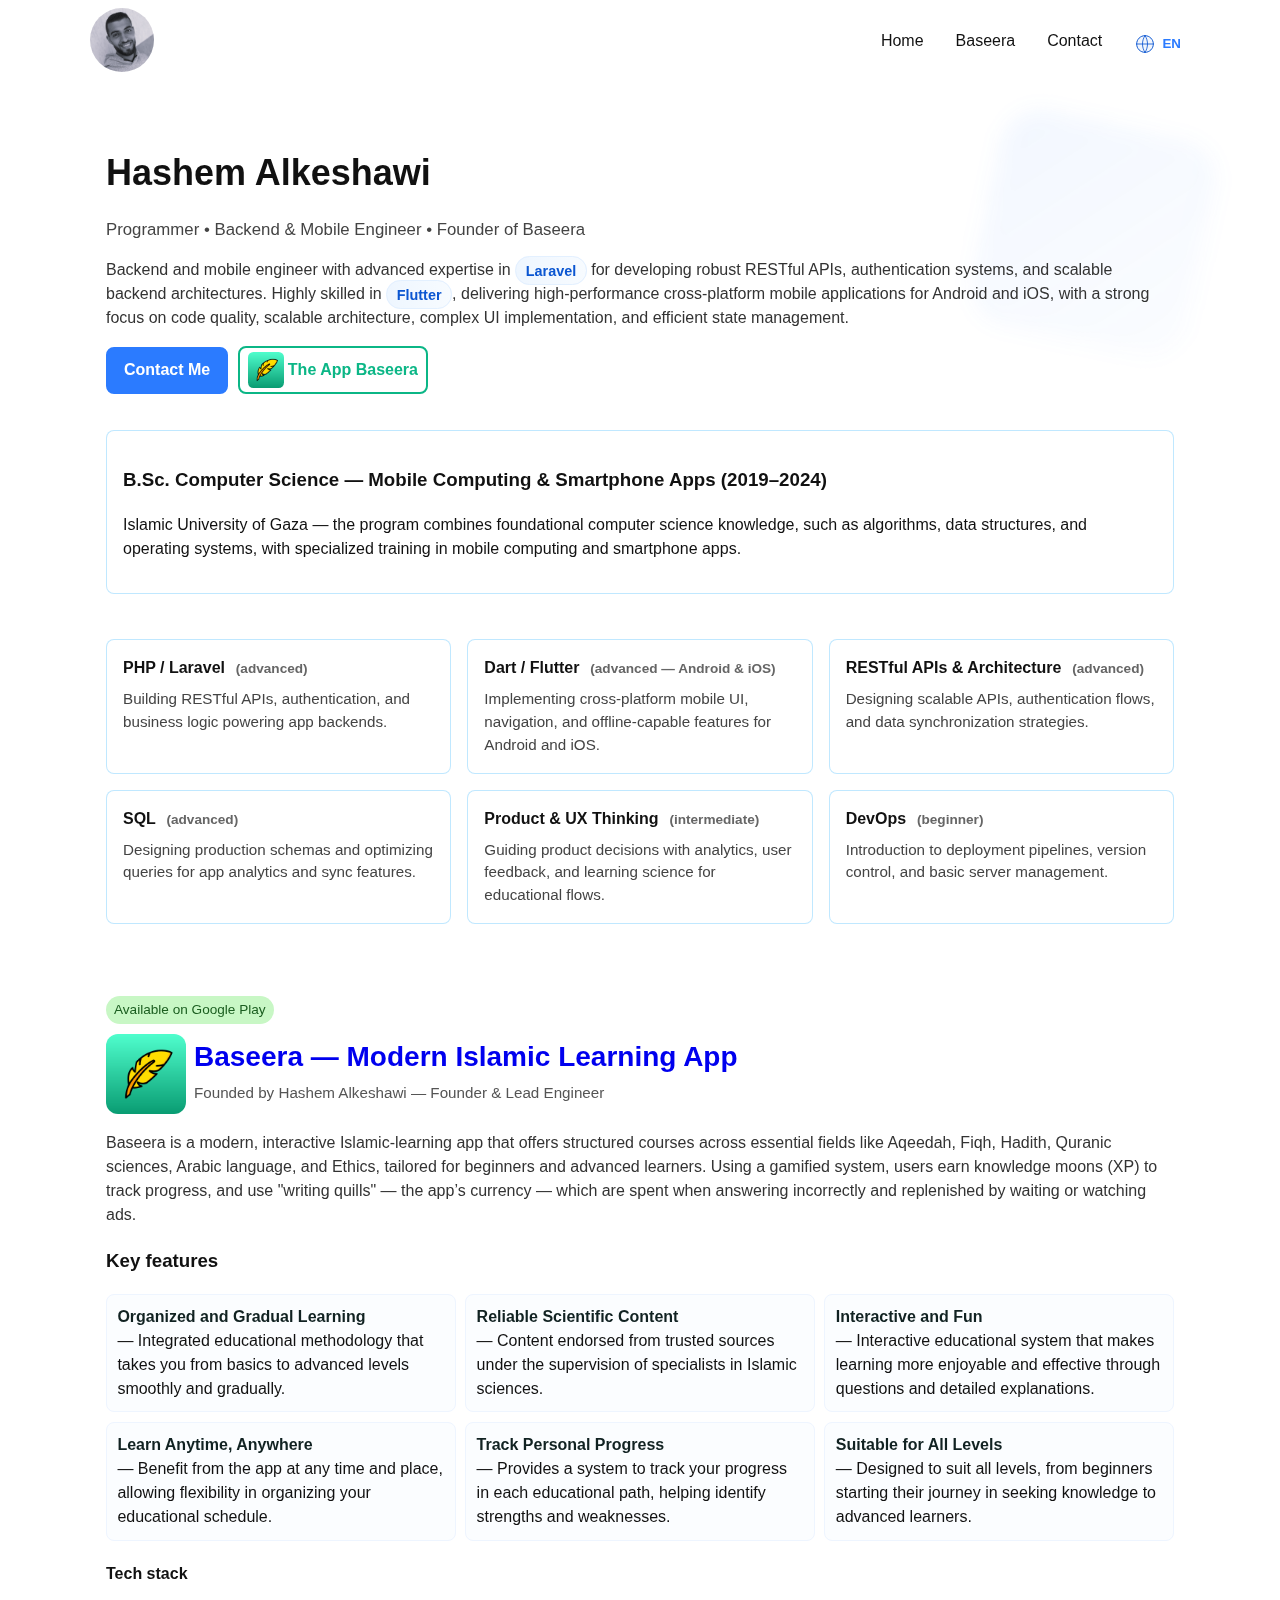
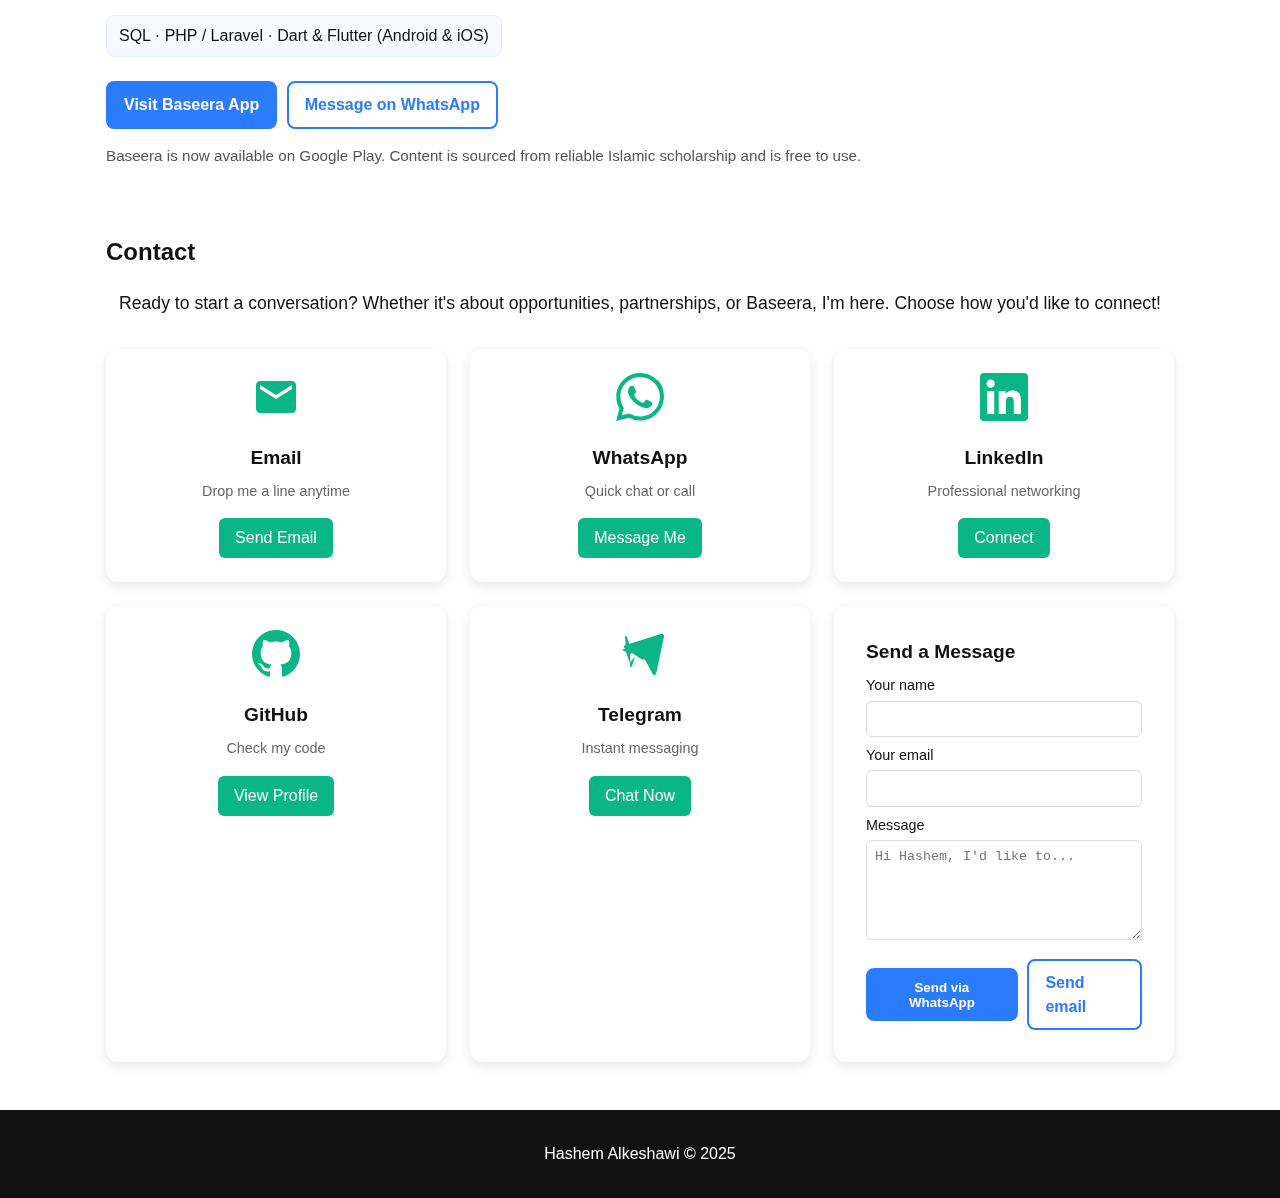
<file: index.html>
<!doctype html>
<html lang="en">
<head>
  <meta charset="utf-8">
  <meta name="viewport" content="width=device-width,initial-scale=1">
  <title>Hashem Alkeshawi — Prototype</title>
  <link rel="icon" href="resources/Icons/title_icon.png" type="image/x-icon">
  <meta name="description" content="Mobile app founder portfolio — prototype structure">
  <!-- Open Graph / Social preview -->
  <meta property="og:title" content="Hashem Alkeshawi — Programmer & Founder">
  <meta property="og:description" content="Hashem Alkeshawi — backend & mobile engineer; founder of Baseera. Contact for partnerships, opportunities, or roles.">
  <meta property="og:type" content="website">
  <meta property="og:url" content="https://hashemalkeshawi.com">
  <meta property="og:image" content="resources/Portfolio_Media/Imges/tomorrow/screenshot_1.png">
  <meta name="twitter:card" content="summary_large_image">
  <meta name="twitter:title" content="Hashem Alkeshawi — Programmer & Founder">
  <meta name="twitter:description" content="Backend & mobile engineer. Founder of Baseera. Open to recruiter and investor conversations.">
  <meta name="twitter:image" content="resources/Portfolio_Media/Imges/tomorrow/screenshot_1.png">
  <link rel="canonical" href="https://hashemalkeshawi.com">
  <link rel="stylesheet" href="resources/Styles/main.css">
  <script defer src="resources/Scripts/main.js"></script>
</head>
<body>
  <header>
    <div class="container header-inner">
      <a class="logo" href="html_test.html"><img src="resources/Images/center_img.png" alt="Site logo"></a>
      <nav aria-label="Main navigation">
        <ul class="nav-list">
          <li><a href="#hero"><span class="en">Home</span><span class="ar" lang="ar" dir="rtl" style="display:none">الرئيسية</span></a></li>
          <li><a href="#product"><span class="en">Baseera</span><span class="ar" lang="ar" dir="rtl" style="display:none">بصيرة</span></a></li>
          <li><a href="#contact"><span class="en">Contact</span><span class="ar" lang="ar" dir="rtl" style="display:none">تواصل</span></a></li>
          <li class="lang-item">
            <button id="lang-toggle" class="lang-toggle" aria-label="Toggle language" title="Toggle language">
              <!-- simple globe SVG -->
              <svg width="20" height="20" viewBox="0 0 24 24" fill="none" xmlns="http://www.w3.org/2000/svg" aria-hidden="true">
                <path d="M12 2C6.48 2 2 6.48 2 12s4.48 10 10 10 10-4.48 10-10S17.52 2 12 2z" stroke="#0b56d1" stroke-width="1.2" fill="rgba(11,86,209,0.06)"/>
                <path d="M2 12h20M12 2c2.2 3 3 7 3 10s-.8 7-3 10M12 2c-2.2 3-3 7-3 10s.8 7 3 10" stroke="#0b56d1" stroke-width="1" stroke-linecap="round"/>
              </svg>
              <span class="lang-label en">EN</span>
              <span class="lang-label ar" lang="ar" dir="rtl" style="display:none">العربية</span>
            </button>
          </li>
        </ul>
      </nav>
    </div>
  </header>

  <main>
    <!-- HERO: elevator pitch, app name, primary CTA -->
    <section id="hero" class="container">
      <div class="hero-grid">
        <div class="hero-copy">
          <!-- language toggle moved to header -->

          <h1 class="app-title">
            <span class="en">Hashem Alkeshawi</span>
            <span class="ar" lang="ar" dir="rtl" style="display:none">هاشم القيشاوي</span>
          </h1>

          <p class="app-tag">
            <span class="en">Programmer • Backend & Mobile Engineer • Founder of Baseera</span>
            <span class="ar" lang="ar" dir="rtl" style="display:none">مُبرمج • مطور Back-end وتطبيقات موبايل • مؤسس تطبيق بصيرة</span>
          </p>

          <p class="short-bio">
            <span class="en">Backend and mobile engineer with advanced expertise in <span class="tech-badge laravel">Laravel</span> for developing robust RESTful APIs, authentication systems, and scalable backend architectures. Highly skilled in <span class="tech-badge flutter">Flutter</span>, delivering high-performance cross-platform mobile applications for Android and iOS, with a strong focus on code quality, scalable architecture, complex UI implementation, and efficient state management.</span>
            <span class="ar" lang="ar" dir="rtl" style="display:none">مطور تطبيقات الويب وتطبيقات موبايل بخبرة متقدمة في <span class="tech-badge laravel">Laravel</span> للتطوير RESTful APIs قوية، أنظمة المصادقة، وتطبيقات الويب.<br>متخصص في تطوير تطبيقات <span class="tech-badge flutter">Flutter</span> عالية الأداء لأنظمة Android و iOS، مع اهتمام كبير بجودة التنفيذ، وتصميم واجهات مستخدم معقدة، وبناء بنية برمجية مرنة، وإدارة حالة فعّالة تضمن تجربة استخدام مستقرة وسلسة.</span>
          </p>

          <div class="hero-ctas">
            <a class="btn primary" id="contact-me" href="#contact"><span class="en">Contact Me</span><span class="ar" lang="ar" dir="rtl" style="display:none">تواصل معي</span></a>
            <a class="btn outline baseera-cta" id="about-baseera" href="#product"><img src="resources/Icons/baseera_icon_launcher.png" alt="Baseera icon" class="btn-icon"><span class="en">The App Baseera</span><span class="ar" lang="ar" dir="rtl" style="display:none">بصيرة - ما لا يسع المسلم جهله</span></a>
          </div>
        </div>
  <!-- Education details -->
        <div class="timeline-item">
          <h3><span class="en">B.Sc. Computer Science — Mobile Computing & Smartphone Apps (2019–2024)</span>
          <span class="ar" lang="ar" dir="rtl" style="display:none">بكالوريوس علوم الحاسوب — حوسبة متنقلة (2019–2024)</span></h3>
          <p><span class="en">Islamic University of Gaza — the program combines foundational computer science knowledge, such as algorithms, data structures, and operating systems, with specialized training in mobile computing and smartphone apps.</span>
          <span class="ar" lang="ar" dir="rtl" style="display:none">الجامعة الإسلامية بغزة — يجمع البرنامج بين الأساس النظري في علوم الحاسوب، مثل الخوارزميات، هياكل البيانات، وأنظمة التشغيل، وبين التدريب المتخصص في حوسبة متنقلة وتطبيقات الهواتف الذكية.</span></p>
        </div>
        <!-- Hero panels: skill highlights -->
        <div class="hero-panels">

          <div class="skills-grid">
            <div class="skill-card">
              <h3>PHP / Laravel <span class="skill-level">(advanced)</span></h3>
              <p>Building RESTful APIs, authentication, and business logic powering app backends.</p>
            </div>

            <div class="skill-card">
              <h3>Dart / Flutter <span class="skill-level">(advanced — Android & iOS)</span></h3>
              <p>Implementing cross-platform mobile UI, navigation, and offline-capable features for Android and iOS.</p>
            </div>

            
            <div class="skill-card">
              <h3>RESTful APIs & Architecture <span class="skill-level">(advanced)</span></h3>
              <p>Designing scalable APIs, authentication flows, and data synchronization strategies.</p>
            </div>
            <div class="skill-card">
              <h3>SQL <span class="skill-level">(advanced)</span></h3>
              <p>Designing production schemas and optimizing queries for app analytics and sync features.</p>
            </div>

            <div class="skill-card">
              <h3>Product & UX Thinking <span class="skill-level">(intermediate)</span></h3>
              <p>Guiding product decisions with analytics, user feedback, and learning science for educational flows.</p>
            </div>

            <div class="skill-card">
              <h3>DevOps <span class="skill-level">(beginner)</span></h3>
              <p>Introduction to deployment pipelines, version control, and basic server management.</p>
            </div>
          </div>
        </div>
      </div>

      <!-- About details -->
      <!-- <div class="about-grid">
        <div class="about-left">
          <ul class="about-list">
            <li><strong><span class="en">Role</span><span class="ar" lang="ar" dir="rtl" style="display:none">الدور</span>:</strong> <span class="en">Founder & Lead Engineer (Backend & Mobile)</span><span class="ar" lang="ar" dir="rtl" style="display:none">مؤسس والمهندس القيادي (الخلفية والتطبيقات المحمولة)</span></li>
            <li><strong><span class="en">Location</span><span class="ar" lang="ar" dir="rtl" style="display:none">الموقع</span>:</strong> <span class="en">Gaza, Palestine</span><span class="ar" lang="ar" dir="rtl" style="display:none">غزة، فلسطين</span></li>
            <li><strong><span class="en">Education</span><span class="ar" lang="ar" dir="rtl" style="display:none">التعليم</span>:</strong> <span class="en">B.Sc. Computer Science — Islamic University of Gaza (2019–2024)</span><span class="ar" lang="ar" dir="rtl" style="display:none">بكالوريوس علوم الحاسوب — الجامعة الإسلامية بغزة (2019–2024)</span></li>
            <li><strong><span class="en">Top skills</span><span class="ar" lang="ar" dir="rtl" style="display:none">المهارات</span>:</strong> <span class="en">PHP/Laravel, Dart/Flutter (Android &amp; iOS), RESTful APIs, SQL, DevOps</span><span class="ar" lang="ar" dir="rtl" style="display:none">SQL، PHP / Laravel، Dart / Flutter (Android &amp; iOS)، واجهات REST، DevOps</span></li>
          </ul>

       
        </div>

        <div class="about-right">
          <h4><span class="en">Short highlights</span><span class="ar" lang="ar" dir="rtl" style="display:none">أهم النقاط</span></h4>
          <ul class="highlights">
            <li><span class="en">Built Laravel REST APIs and SQL schemas for production.</span><span class="ar" lang="ar" dir="rtl" style="display:none">بنى واجهات API بـ Laravel ومخططات SQL للإنتاج.</span></li>
            <li><span class="en">Developed mobile apps in Flutter (Android &amp; iOS) and Android.</span><span class="ar" lang="ar" dir="rtl" style="display:none">طوّر تطبيقات محمولة بـ Flutter (Android &amp; iOS) وأندرويد.</span></li>
            <li><span class="en">Focused on learning products and data-driven features.</span><span class="ar" lang="ar" dir="rtl" style="display:none">يركّز على منتجات تعليمية وميزات مدفوعة بالبيانات.</span></li>
          </ul>
        </div>
      </div> -->

    
    </section>

    <!-- PRODUCT: flagship app summary & metrics -->
    <section id="product" class="container" aria-labelledby="product-heading">
      <div class="product-header">
        <div class="badge">Available on Google Play</div>
        <div class="product-title">
          <a href="https://baseera-app.com" target="_blank" style="text-decoration: none;"><img src="resources/Icons/baseera_icon_launcher.png" alt="Baseera icon" class="title-icon"></a>
          <div>
            <a href="https://baseera-app.com" target="_blank" style="text-decoration: none;"><h2 id="product-heading">
              <span class="en">Baseera — Modern Islamic Learning App</span>
              <span class="ar" lang="ar" dir="rtl" style="display:none">بصيرة — في ما لا يسع المسلم جهله</span>
            </h2></a>
            <p class="built-by"><span class="en">Founded by Hashem Alkeshawi — Founder & Lead Engineer</span><span class="ar" lang="ar" dir="rtl" style="display:none">مؤسس بواسطة هاشم القيشاوي — المؤسس والمدير التقني</span></p>
          </div>
        </div>
        <p class="product-lead">
          <span class="en">Baseera is a modern, interactive Islamic-learning app that offers structured courses across essential fields like Aqeedah, Fiqh, Hadith, Quranic sciences, Arabic language, and Ethics, tailored for beginners and advanced learners. Using a gamified system, users earn knowledge moons (XP) to track progress, and use "writing quills" — the app’s currency — which are spent when answering incorrectly and replenished by waiting or watching ads.</span>
          <span class="ar" lang="ar" dir="rtl" style="display:none">بصيرة هو تطبيق تعليمي إسلامي عصري يقدم العلوم الشرعية مثل العقيدة، الفقه، الحديث، تفسير القرآن، اللغة العربية، والأخلاق بأسلوب تفاعلي ومنهجي يناسب المبتدئين والمتقدمين. يستخدم نظام تحفيزي ذكي: يتيح جمع أهلة المعرفة (XP) كمقياس للتقدم، و"ريشات الكتابة" كعملة داخل التطبيق تستهلك عند الإجابات الخاطئة وتعاد شحنها بالانتظار أو مشاهدة إعلانات.</span>
        </p>
      </div>

  

        <div class="product-details">
          <h3><span class="en">Key features</span><span class="ar" lang="ar" dir="rtl" style="display:none">الميزات الرئيسية</span></h3>
          <ul class="features-list">
            <li><strong><span class="en">Organized and Gradual Learning</span><span class="ar" lang="ar" dir="rtl" style="display:none">تعلم منظم ومتدرج</span></strong> — <span class="en">Integrated educational methodology that takes you from basics to advanced levels smoothly and gradually.</span><span class="ar" lang="ar" dir="rtl" style="display:none">منهجية تعليمية متكاملة تنقلك من الأساسيات إلى المراحل المتقدمة بشكل سلس ومتدرج.</span></li>
            <li><strong><span class="en">Reliable Scientific Content</span><span class="ar" lang="ar" dir="rtl" style="display:none">محتوى علمي موثوق</span></strong> — <span class="en">Content endorsed from trusted sources under the supervision of specialists in Islamic sciences.</span><span class="ar" lang="ar" dir="rtl" style="display:none">محتوى معتمد من مصادر موثوقة بإشراف نخبة من المتخصصين في العلوم الشرعية.</span></li>
            <li><strong><span class="en">Interactive and Fun</span><span class="ar" lang="ar" dir="rtl" style="display:none">تفاعلي وممتع</span></strong> — <span class="en">Interactive educational system that makes learning more enjoyable and effective through questions and detailed explanations.</span><span class="ar" lang="ar" dir="rtl" style="display:none">نظام تعليمي تفاعلي يجعل عملية التعلم أكثر متعة وفاعلية من خلال الأسئلة والشروح المفصلة.</span></li>
            <li><strong><span class="en">Learn Anytime, Anywhere</span><span class="ar" lang="ar" dir="rtl" style="display:none">تعلم في أي وقت ومكان</span></strong> — <span class="en">Benefit from the app at any time and place, allowing flexibility in organizing your educational schedule.</span><span class="ar" lang="ar" dir="rtl" style="display:none">يمكنك الاستفادة من التطبيق في أي وقت ومكان، مما يتيح لك المرونة في تنظيم جدولك التعليمي.</span></li>
            <li><strong><span class="en">Track Personal Progress</span><span class="ar" lang="ar" dir="rtl" style="display:none">متابعة تقدمك الشخصي</span></strong> — <span class="en">Provides a system to track your progress in each educational path, helping identify strengths and weaknesses.</span><span class="ar" lang="ar" dir="rtl" style="display:none">يوفر التطبيق نظاماً لمتابعة تقدمك في كل مسار تعليمي، مما يساعدك على تحديد نقاط القوة والضعف.</span></li>
            <li><strong><span class="en">Suitable for All Levels</span><span class="ar" lang="ar" dir="rtl" style="display:none">مناسب لجميع المستويات</span></strong> — <span class="en">Designed to suit all levels, from beginners starting their journey in seeking knowledge to advanced learners.</span><span class="ar" lang="ar" dir="rtl" style="display:none">التطبيق مصمم ليناسب جميع المستويات، من المبتدئين الذين يبدؤون رحلتهم في طلب العلم إلى المتقدمين.</span></li>
          </ul>

          <h4><span class="en">Tech stack</span><span class="ar" lang="ar" dir="rtl" style="display:none">التقنيات</span></h4>
          <p class="tech-list"><span class="en">SQL · PHP / Laravel · Dart &amp; Flutter (Android &amp; iOS)</span><span class="ar" lang="ar" dir="rtl" style="display:none">SQL · PHP / Laravel · Dart &amp; Flutter (Android &amp; iOS)</span></p>

          <div class="product-ctas">
            <a class="btn primary" href="https://baseera-app.com" target="_blank" rel="noopener noreferrer" id="visit-app"><span class="en">Visit Baseera App</span><span class="ar" lang="ar" dir="rtl" style="display:none">زور تطبيق بصيرة</span></a>
            <a class="btn outline" href="https://wa.me/970592103756" target="_blank" rel="noopener noreferrer"><span class="en">Message on WhatsApp</span><span class="ar" lang="ar" dir="rtl" style="display:none">تواصل عبر واتساب</span></a>
          </div>

          <p class="product-note">
            <span class="en">Baseera is now available on Google Play. Content is sourced from reliable Islamic scholarship and is free to use.</span>
            <span class="ar" lang="ar" dir="rtl" style="display:none">بصيرة متاح الآن على متجر Google Play. المحتوى مستمد من مصادر شرعية موثوقة ومجاني للاستخدام.</span>
          </p>
        </div>
      </div>
    </section>


    <!-- CONTACT: clear asks (users, cofounders, investors) -->
    <section id="contact" class="container" aria-labelledby="contact-heading">
      <h2 id="contact-heading">
        <span class="en">Contact</span>
        <span class="ar" lang="ar" dir="rtl" style="display:none">تواصل</span>
      </h2>

      <p class="contact-lead">
        <span class="en">Ready to start a conversation? Whether it's about opportunities, partnerships, or Baseera, I'm here. Choose how you'd like to connect!</span>
        <span class="ar" lang="ar" dir="rtl" style="display:none">جاهز للبدء في محادثة؟ سواء كان عن فرص أو شراكات أو بصيرة، أنا هنا. اختر كيف تريد التواصل!</span>
      </p>

      <div class="contact-cards">
        <div class="contact-card">
          <div class="card-icon">
            <svg width="48" height="48" viewBox="0 0 24 24" fill="none" xmlns="http://www.w3.org/2000/svg"><path d="M20 4H4c-1.1 0-1.99.9-1.99 2L2 18c0 1.1.9 2 2 2h16c1.1 0 2-.9 2-2V6c0-1.1-.9-2-2-2zm0 4l-8 5-8-5V6l8 5 8-5v2z"/></svg>
          </div>
          <h3><span class="en">Email</span><span class="ar" lang="ar" dir="rtl" style="display:none">البريد الإلكتروني</span></h3>
          <p><span class="en">Drop me a line anytime</span><span class="ar" lang="ar" dir="rtl" style="display:none">أرسل لي رسالة في أي وقت</span></p>
          <a href="mailto:hashemalkeshawi@gmail.com" class="card-link"><span class="en">Send Email</span><span class="ar" lang="ar" dir="rtl" style="display:none">إرسال بريد</span></a>
        </div>

        <div class="contact-card">
          <div class="card-icon">
            <svg width="48" height="48" viewBox="0 0 24 24" fill="none" xmlns="http://www.w3.org/2000/svg"><path d="M17.472 14.382c-.297-.149-1.758-.867-2.03-.967-.273-.099-.471-.148-.67.15-.197.297-.767.966-.94 1.164-.173.199-.347.223-.644.075-.297-.15-1.255-.463-2.39-1.475-.883-.788-1.48-1.761-1.653-2.059-.173-.297-.018-.458.13-.606.134-.133.298-.347.446-.52.149-.174.198-.298.298-.497.099-.198.05-.371-.025-.52-.075-.149-.669-1.612-.916-2.207-.242-.579-.487-.5-.669-.51-.173-.008-.371-.01-.57-.01-.198 0-.52.074-.792.372-.272.297-1.04 1.016-1.04 2.479 0 1.462 1.065 2.875 1.213 3.074.149.198 2.096 3.2 5.077 4.487.709.306 1.262.489 1.694.625.712.227 1.36.195 1.871.118.571-.085 1.758-.719 2.006-1.413.248-.694.248-1.289.173-1.413-.074-.124-.272-.198-.57-.347m-5.421 7.403h-.004a9.87 9.87 0 01-5.031-1.378l-.361-.214-3.741.982.998-3.648-.235-.374a9.86 9.86 0 01-1.51-5.26c.001-5.45 4.436-9.884 9.888-9.884 2.64 0 5.122 1.03 6.988 2.898a9.825 9.825 0 012.893 6.994c-.003 5.45-4.437 9.884-9.885 9.884m8.413-18.297A11.815 11.815 0 0012.05 0C5.495 0 .16 5.335.157 11.892c0 2.096.547 4.142 1.588 5.945L.057 24l6.305-1.654a11.882 11.882 0 005.683 1.448h.005c6.554 0 11.89-5.335 11.893-11.893A11.821 11.821 0 0020.885 3.488"/></svg>
          </div>
          <h3><span class="en">WhatsApp</span><span class="ar" lang="ar" dir="rtl" style="display:none">واتساب</span></h3>
          <p><span class="en">Quick chat or call</span><span class="ar" lang="ar" dir="rtl" style="display:none">دردشة سريعة أو مكالمة</span></p>
          <a href="https://wa.me/970592103756" target="_blank" rel="noopener noreferrer" class="card-link"><span class="en">Message Me</span><span class="ar" lang="ar" dir="rtl" style="display:none">راسلني</span></a>
        </div>

        <div class="contact-card">
          <div class="card-icon">
            <svg width="48" height="48" viewBox="0 0 24 24" fill="none" xmlns="http://www.w3.org/2000/svg"><path d="M20.447 20.452h-3.554v-5.569c0-1.328-.027-3.037-1.852-3.037-1.853 0-2.136 1.445-2.136 2.939v5.667H9.351V9h3.414v1.561h.046c.477-.9 1.637-1.85 3.37-1.85 3.601 0 4.267 2.37 4.267 5.455v6.286zM5.337 7.433c-1.144 0-2.063-.926-2.063-2.065 0-1.138.92-2.063 2.063-2.063 1.14 0 2.064.925 2.064 2.063 0 1.139-.925 2.065-2.064 2.065zm1.782 13.019H3.555V9h3.564v11.452zM22.225 0H1.771C.792 0 0 .774 0 1.729v20.542C0 23.227.792 24 1.771 24h20.451C23.2 24 24 23.227 24 22.271V1.729C24 .774 23.2 0 22.222 0h.003z"/></svg>
          </div>
          <h3><span class="en">LinkedIn</span><span class="ar" lang="ar" dir="rtl" style="display:none">لينكد إن</span></h3>
          <p><span class="en">Professional networking</span><span class="ar" lang="ar" dir="rtl" style="display:none">شبكة مهنية</span></p>
          <a href="https://www.linkedin.com/in/hashemalkeshawi/" target="_blank" rel="noopener noreferrer" class="card-link"><span class="en">Connect</span><span class="ar" lang="ar" dir="rtl" style="display:none">تواصل</span></a>
        </div>

        <div class="contact-card">
          <div class="card-icon">
            <svg width="48" height="48" viewBox="0 0 24 24" fill="none" xmlns="http://www.w3.org/2000/svg"><path d="M12 0c-6.626 0-12 5.373-12 12 0 5.302 3.438 9.8 8.207 11.387.599.111.793-.261.793-.577v-2.234c-3.338.726-4.033-1.416-4.033-1.416-.546-1.387-1.333-1.756-1.333-1.756-1.089-.745.083-.729.083-.729 1.205.084 1.839 1.237 1.839 1.237 1.07 1.834 2.807 1.304 3.492.997.107-.775.418-1.305.762-1.604-2.665-.305-5.467-1.334-5.467-5.931 0-1.311.469-2.381 1.236-3.221-.124-.303-.535-1.524.117-3.176 0 0 1.008-.322 3.301 1.23.957-.266 1.983-.399 3.003-.404 1.02.005 2.047.138 3.006.404 2.291-1.552 3.297-1.23 3.297-1.23.653 1.653.242 2.874.118 3.176.77.84 1.235 1.911 1.235 3.221 0 4.609-2.807 5.624-5.479 5.921.43.372.823 1.102.823 2.222v3.293c0 .319.192.694.801.576 4.765-1.589 8.199-6.086 8.199-11.386 0-6.627-5.373-12-12-12z"/></svg>
          </div>
          <h3><span class="en">GitHub</span><span class="ar" lang="ar" dir="rtl" style="display:none">جيت هاب</span></h3>
          <p><span class="en">Check my code</span><span class="ar" lang="ar" dir="rtl" style="display:none">تحقق من كودي</span></p>
          <a href="https://github.com/HashemAlkeshawi" target="_blank" rel="noopener noreferrer" class="card-link"><span class="en">View Profile</span><span class="ar" lang="ar" dir="rtl" style="display:none">عرض الملف</span></a>
        </div>

        <div class="contact-card">
          <div class="card-icon">
            <svg width="48" height="48" viewBox="0 0 24 24" fill="none" xmlns="http://www.w3.org/2000/svg"><path d="M23.91 3.79L20.3 20.84c-.25 1.21-.63 1.6-1.02 1.65-.76.08-1.06-.54-1.62-1.88L14.58 15c-.53-.35-1.3-.18-1.3-.18l-8.7-5.42c-.96-.59-.96-1.47 0-1.76L21.87 2.17c.97-.43 1.9-.24 2.19.62z"/><path d="M9.5 13.5l-1.5 4.5c-.17.5-.27.5-.5.5-.33 0-.5-.17-.5-.5L7 12l4-2-4-2-1.5-4.5c-.17-.5-.27-.5-.5-.5-.33 0-.5.17-.5.5L5 9l-2 1 2 1 1.5 4.5c.17.5.27.5.5.5.33 0 .5-.17.5-.5z"/></svg>
          </div>
          <h3><span class="en">Telegram</span><span class="ar" lang="ar" dir="rtl" style="display:none">تليجرام</span></h3>
          <p><span class="en">Instant messaging</span><span class="ar" lang="ar" dir="rtl" style="display:none">رسائل فورية</span></p>
          <a href="https://t.me/hashemalkeshawi" target="_blank" rel="noopener noreferrer" class="card-link"><span class="en">Chat Now</span><span class="ar" lang="ar" dir="rtl" style="display:none">دردش الآن</span></a>
        </div>

        <div class="contact-card contact-form-card">
          <h3><span class="en">Send a Message</span><span class="ar" lang="ar" dir="rtl" style="display:none">أرسل رسالة</span></h3>
          <form class="contact-form">
            <label for="name"><span class="en">Your name</span><span class="ar" lang="ar" dir="rtl" style="display:none">الاسم</span></label>
            <input id="name" type="text" placeholder="" />

            <label for="email"><span class="en">Your email</span><span class="ar" lang="ar" dir="rtl" style="display:none">البريد الإلكتروني</span></label>
            <input id="email" type="email" placeholder="" />

            <label for="message"><span class="en">Message</span><span class="ar" lang="ar" dir="rtl" style="display:none">رسالة</span></label>
            <textarea id="message" placeholder="Hi Hashem, I'd like to..." ></textarea>

            <div class="contact-actions">
              <button class="btn primary" onclick="Send()"><span class="en">Send via WhatsApp</span><span class="ar" lang="ar" dir="rtl" style="display:none">إرسال عبر واتساب</span></button>
              <a class="btn outline" href="mailto:hashemalkeshawi@gmail.com?subject=Contact%20from%20website" id="mailto-contact"><span class="en">Send email</span><span class="ar" lang="ar" dir="rtl" style="display:none">أرسل بريدًا</span></a>
            </div>
          </form>
        </div>
      </div>
    </section>
  </main>

  <footer class="site-footer">
    <div class="container">Hashem Alkeshawi &copy; <span id="year">2025</span></div>
  </footer>

  <button id="back-to-top" aria-label="Back to top" onclick="hideBack()">↑</button>
</body>
</html>
</file>
<file: resources/Styles/main.css>
/* Minimal main stylesheet for index_test.html */
:root{--container-width:1100px;--accent:#2b7bff}
*{box-sizing:border-box}
body{font-family:Segoe UI,Roboto,Arial,sans-serif;line-height:1.5;margin:0;color:#111;background:#fff}
.container{max-width:var(--container-width);margin:0 auto;padding:1rem}
.header-inner{display:flex;align-items:center;justify-content:space-between;padding:.5rem 0;direction:ltr}
.logo img{height:64px;width:64px;border-radius:50%;object-fit:cover}
.nav-list{list-style:none;margin:0;padding:0;display:flex;gap:1rem}
.nav-list a{color:#111;text-decoration:none;padding:.25rem .5rem}
.nav-list a:hover{background:#f0f0f0;border-radius:4px}

/* Tech badges */
.tech-badge{font-weight:bold}

/* RTL adjustments: make navigation RTL with same order, except language switch stays LTR */
html[dir="rtl"] nav{direction:rtl;}
html[dir="rtl"] .nav-list{direction:rtl;}
html[dir="rtl"] .nav-list a{text-align:left}
html[dir="rtl"] .lang-item{direction:ltr;order:-1;}

/* Force header children order so logo and nav never swap positions */
.header-inner > .logo{order:0}
.header-inner > nav{order:1}

/* header language toggle (globe) */
.lang-toggle{display:inline-flex;align-items:center;gap:.45rem;border:1px solid transparent;background:transparent;padding:.25rem .5rem;border-radius:8px;cursor:pointer;font-weight:700;color:var(--accent)}
.lang-toggle svg{display:block}
.lang-toggle .lang-label{font-weight:700}

/* hide any in-hero language switch (we moved it to header) */
.lang-switch{display:none}

.nav-list .lang-item{margin-left:auto;display:flex;align-items:center}
.nav-list .lang-item .lang-toggle{padding:.25rem .5rem}

.hero{display:flex;gap:1.5rem;align-items:center;padding:2rem 0}
.hero-img{width:180px;height:180px;object-fit:cover;border-radius:50%}
.hero-text .lead{font-size:1.25rem;font-weight:600}
#contact-btn{background:var(--accent);color:#fff;border:none;padding:.6rem 1rem;border-radius:6px;cursor:pointer}
#contact-btn img{height:18px;margin-left:.5rem;vertical-align:middle}
.section-icon{height:36px}
.skills-grid{display:grid;grid-template-columns:repeat(auto-fit,minmax(220px,1fr));gap:1rem}
.skill-card{background:#fafafa;padding:1rem;border-radius:8px}
.skill-card img{height:40px}
.skill-card code{background:#f0f0f0;padding:2px 4px;border-radius:3px;font-family:monospace;font-size:0.9rem}

/* Terminal-style code sample */
.terminal{background:#000;color:#0f0;padding:1rem;border-radius:8px;font-family:'Courier New',monospace;position:relative}
.terminal .cursor{animation:blink 1s infinite}
@keyframes blink{0%,50%{opacity:1}51%,100%{opacity:0}}

/* Creative code sample: cloud and mobile */
.code-sample{display:flex;flex-direction:column;gap:1rem;align-items:center}
.command-cloud{background:#e0f7ff;border-radius:20px 20px 20px 5px;padding:10px 15px;position:relative;animation:float 3s ease-in-out infinite;font-family:'Courier New',monospace;font-size:0.9rem}
.command-cloud::before{content:'';position:absolute;bottom:-10px;left:20px;width:0;height:0;border-left:10px solid transparent;border-right:10px solid transparent;border-top:10px solid #e0f7ff}
@keyframes float{0%,100%{transform:translateY(0)}50%{transform:translateY(-10px)}}
.mobile-frame{border:2px solid #333;border-radius:10px;width:80px;height:120px;position:relative;background:#fff;display:flex;align-items:center;justify-content:center;animation:shake 2s ease-in-out infinite}
.mobile-frame span{font-size:8px;text-align:center;font-family:'Courier New',monospace}
@keyframes shake{0%,100%{transform:rotate(0)}25%{transform:rotate(-5deg)}75%{transform:rotate(5deg)}}

.timeline{display:grid;gap:1rem}
.timeline-item{background:#e6f8ff;padding:1rem;border-radius:8px}
.apps{display:grid;grid-template-columns:repeat(auto-fit,minmax(240px,1fr));gap:1rem}
.app-card{background:#f6f8fb;padding:1rem;border-radius:8px;text-align:center}
.app-card img{max-width:100%;height:auto}
.gallery img{max-width:100%;display:block;margin-top:.5rem}
#contact-form{display:flex;flex-direction:column;gap:.5rem}
#message{min-height:100px;padding:.5rem;border:1px solid #ddd;border-radius:6px}
.contact-actions{display:flex;gap:.5rem;align-items:center}
.resume img{height:40px}
.site-footer{background:#111;color:#fff;padding:1rem 0;text-align:center;margin-top:2rem}
#back-to-top{position:fixed;right:1rem;bottom:1rem;display:none;background:#000;color:#fff;border:none;padding:.5rem 0.6rem;border-radius:4px;cursor:pointer}
@media (max-width:600px){
    .hero{flex-direction:column;align-items:flex-start}
    .header-inner{flex-direction:column;gap:.5rem}
}

/* Sticky header */
header{position:sticky;top:0;z-index:1000;background:rgba(255,255,255,0.97);backdrop-filter:saturate(120%) blur(6px);transition:box-shadow .18s ease,transform .18s ease}
header{transition:transform .3s ease}
header.header-hidden{transform:translateY(-100%)}
.header-inner{transition:padding .18s ease}
header.header-scrolled .header-inner{padding-top:0.45rem;padding-bottom:0.45rem}

/* New hero / startup styles */
.hero-grid{display:grid;grid-template-columns:1fr;gap:1.25rem;align-items:center;padding:2.5rem 0}
.app-badge{display:inline-block;background:linear-gradient(90deg,#ff8a00,#ff3d00);color:#fff;padding:.25rem .6rem;border-radius:999px;font-size:.85rem;margin-bottom:.6rem}
.app-title{font-size:2.25rem;margin:.2rem 0}
.app-tag{color:#444;margin-bottom:1rem;font-size:1.05rem}
.hero-ctas{display:flex;gap:.6rem;align-items:center;margin-bottom:1rem}
.btn{padding:.6rem 1rem;border-radius:8px;text-decoration:none;cursor:pointer;font-weight:600;border:2px solid transparent;display:flex;align-items:center;gap:0.25rem}
.btn.primary{background:#2b7bff;color:#fff;border-color:#2b7bff}
.btn.primary:hover{background:#1a5fe0}
.btn.outline{background:transparent;border-color:#2b7bff;color:#2b7bff}
.btn.outline:hover{background:rgba(43,123,255,0.06)}
.btn.outline.baseera-cta{border-color:#0bb686;color:#0bb686;padding:0.25rem 0.5rem}
.btn.outline.baseera-cta:hover{background:rgba(11,182,134,0.06)}
.btn-icon{height:2.25rem;border-radius:15%}
.hero-metrics{display:flex;gap:1.2rem;list-style:none;padding:0;margin:0;color:#666}
.hero-metrics li{font-size:.95rem}
.hero-visual img{width:100%;height:auto;border-radius:12px;box-shadow:0 8px 24px rgba(16,24,40,0.12)}
.hero-visual figcaption{font-size:.85rem;color:#777;margin-top:.5rem;text-align:center}

@media (max-width:900px){
    .hero-grid{grid-template-columns:1fr;}
    .hero-visual{order:-1}
}

/* Language switch and hero bio styles */
.lang-switch{display:flex;gap:.4rem;margin-bottom:.6rem}
.lang-btn{background:transparent;border:1px solid #ddd;padding:.25rem .5rem;border-radius:6px;cursor:pointer}
.lang-btn.active{background:#2b7bff;color:#fff;border-color:#2b7bff}
.short-bio{color:#333;margin:1rem 0}
.app-title .ar{font-weight:700}
.app-tag .ar{display:block}

/* Hero panels to replace image: tech badges, code sample, and chips */
.hero-panels{display:flex;flex-direction:column;gap:.8rem;margin-top:.6rem}
.tech-badges{display:flex;gap:.5rem;flex-wrap:wrap}
.tech-badge{background:linear-gradient(90deg,#eef6ff,#f7fbff);color:#0b56d1;padding:.35rem .6rem;border-radius:999px;border:1px solid #e3f0ff;font-weight:600;font-size:.9rem}
.code-sample{background:#0f1724;color:#e6eef8;padding:0.75rem;border-radius:8px;overflow:auto;font-family:ui-monospace, SFMono-Regular, Menlo, Monaco, 'Roboto Mono', 'Courier New', monospace;font-size:.9rem;border:1px solid rgba(255,255,255,0.04)}
.code-sample code{white-space:pre-wrap}
.hero-metrics{display:flex;gap:0.75rem;list-style:none;padding:0;margin:0;color:#444}
.hero-metrics li{background:#fbfbff;padding:.5rem .75rem;border-radius:8px;border:1px solid #f0f7ff;font-size:.95rem}
.hero-metrics .muted{display:block;color:#666;font-size:.85rem;font-weight:500;margin-top:.15rem}

/* Slight decorative accent behind hero copy */
.hero-copy{position:relative}
.hero-copy::before{content:"";position:absolute;right:-30px;top:-20px;width:220px;height:220px;background:linear-gradient(135deg,rgba(43,123,255,0.06),rgba(43,123,255,0.02));border-radius:40px;z-index:-1;transform:rotate(12deg);filter:blur(10px)}
/* Flip decorative accent for RTL */
html[dir="rtl"] .hero-copy::before{right:auto;left:-30px;transform:rotate(-12deg)}

/* Product section styles */
.product-header{margin-bottom:1.25rem}
.product-header .badge{display:inline-block;background:#c8f7c5;color:#1b5e20;padding:.25rem .5rem;border-radius:999px;font-size:.85rem;margin-bottom:.5rem}
.product-header h2{font-size:1.75rem;margin:.25rem 0}
.product-lead{color:#333;margin-bottom:1rem}

.built-by{color:#555;margin:0 .15rem 0.6rem 0;font-size:.95rem}
.built-by .ar{display:block}

.product-grid{display:grid;grid-template-columns:420px 1fr;gap:1.5rem;align-items:start}
.product-visuals figure{margin:0 0 1rem 0}
.product-visuals img{width:100%;height:auto;border-radius:12px;box-shadow:0 8px 24px rgba(16,24,40,0.08)}
.product-visuals{display:grid;grid-template-columns:repeat(auto-fit,minmax(200px,1fr));gap:1rem}
.product-title{display:flex;align-items:center;gap:0.5rem}
.title-icon{height:5rem;border-radius:15%;vertical-align:top;margin-right:0}

.product-title a:hover img {
    transform: scale(1.05);
    transition: transform 0.2s;
}

.product-title a:hover h2 {
    text-decoration: underline;
}
.features-list{list-style:none;padding:0;margin:0 0 1rem 0;display:grid;grid-template-columns:repeat(auto-fit,minmax(260px,1fr));gap:.6rem}
.features-list li{background:#fbfdff;padding:.65rem;border:1px solid #eef5ff;border-radius:8px}
.features-list strong{display:block;color:#122;}

.tech-list{background:#f7f9ff;padding:.5rem .75rem;border-radius:8px;border:1px solid #e6efff;display:inline-block;margin:.5rem 0}

.product-ctas{display:flex;gap:.6rem;margin:1rem 0}
.product-note{color:#555;font-size:.95rem;margin-top:.6rem}

@media (max-width:900px){
    .product-grid{grid-template-columns:1fr}
    .product-visuals{order:-1}
}

@media (max-width:480px){
    .product-header h2{font-size:1.35rem}
    .app-title{font-size:1.6rem}
}

/* About & Contact styles */
.about-grid{display:grid;grid-template-columns:1fr 340px;gap:1.25rem;align-items:start;margin-top:1rem}
.about-list{list-style:none;padding:0;margin:0;display:grid;gap:.6rem}
.about-list li{background:#fbfbff;padding:.6rem;border-radius:8px;border:1px solid #f0f4ff}
.about-ctas{display:flex;gap:.6rem;margin-top:1rem}
.highlights{list-style:none;padding:0;margin:0;display:grid;gap:.5rem}
.highlights li{padding:.5rem 0;border-bottom:1px dashed #eee;color:#333}

.contact-lead{text-align:center;font-size:1.1rem;margin-bottom:2rem;}
.contact-cards{display:grid;grid-template-columns:repeat(auto-fit,minmax(280px,1fr));gap:1.5rem;justify-content:center;}
.contact-card{background:white;border-radius:12px;padding:1.5rem;text-align:center;box-shadow:0 4px 12px rgba(0,0,0,0.1);transition:transform 0.3s,box-shadow 0.3s;}
.contact-card:hover{transform:translateY(-5px);box-shadow:0 8px 24px rgba(0,0,0,0.15);}
.card-icon{margin-bottom:1rem;}
.card-icon svg{fill:#0bb686;}
.contact-card h3{margin:0 0 0.5rem 0;font-size:1.2rem;}
.contact-card p{margin:0 0 1rem 0;color:#666;font-size:0.9rem;}
.card-link{display:inline-block;padding:0.5rem 1rem;background:#0bb686;color:white;text-decoration:none;border-radius:6px;transition:background 0.3s;}
.card-link:hover{background:#099e6d;}
.contact-form-card{background:#fff;padding:2rem;text-align:left;}
.contact-form label{display:block;font-size:.9rem;margin-top:.5rem}
.contact-form input,.contact-form textarea{width:100%;padding:.6rem;border:1px solid #ddd;border-radius:6px;margin-top:.25rem}
.contact-form textarea{min-height:120px;resize:vertical}
.contact-actions{display:flex;gap:.6rem;align-items:center;margin-top:.75rem}

@media (max-width:900px){
    .about-grid{grid-template-columns:1fr}
    .contact-cards{grid-template-columns:1fr}
}

@media (max-width:480px){
    .about-grid{gap:1rem}
    .contact-form{padding:.75rem}
}

/* Skills & Education styles */
.skills-grid{display:grid;grid-template-columns:repeat(auto-fit,minmax(260px,1fr));gap:1rem;margin-top:1rem}
.skill-card{background:#fff;padding:1rem;border-radius:8px;border:1px solid #11aaff44}
.skill-card h3{margin:0 0 .5rem;font-size:1rem}
.skill-level{font-size:.85rem;color:#666;font-weight:600;margin-left:.4rem}
.skill-card p{margin:0;color:#444;font-size:.95rem}

.timeline{margin-top:1rem}
.timeline-item{background:#fff;padding:1rem;border-radius:8px;border:1px solid #11aaff44}

@media (max-width:600px){
    .hero-grid{grid-template-columns:1fr;};
}
</file>
